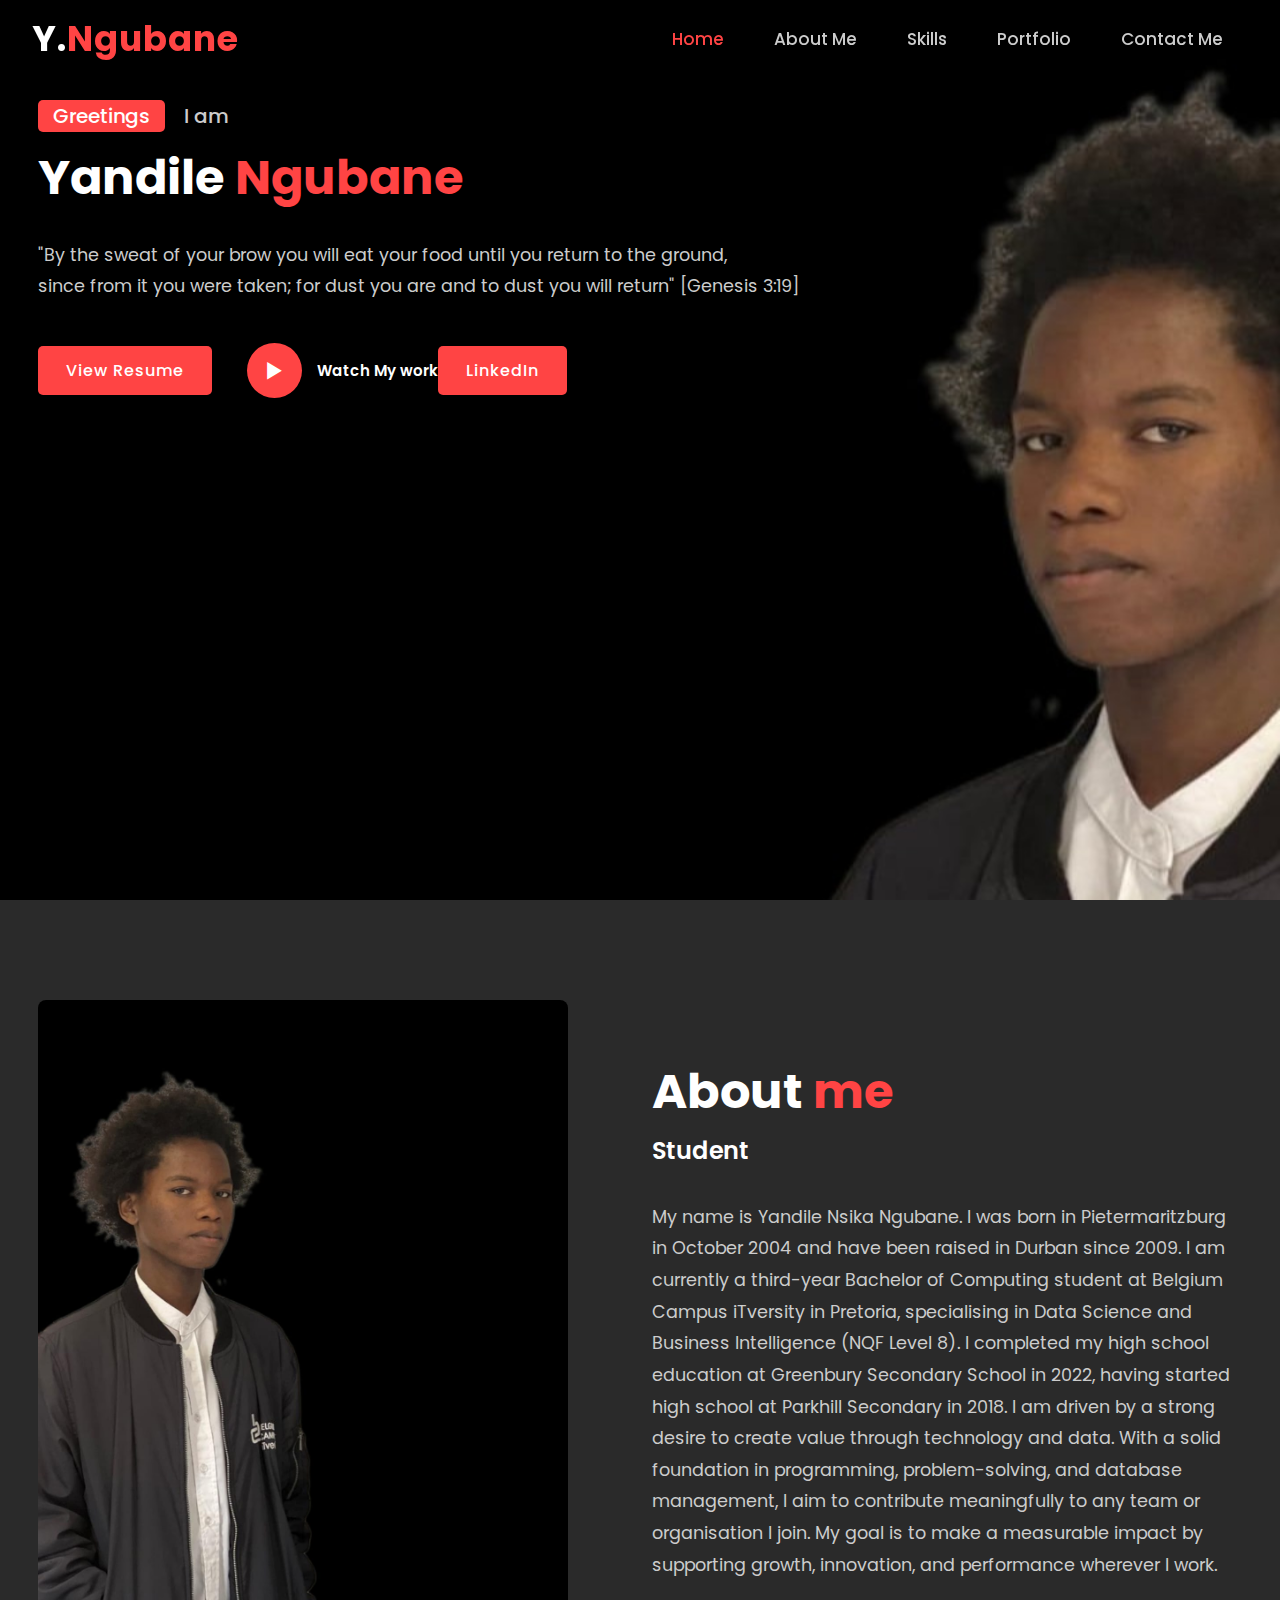
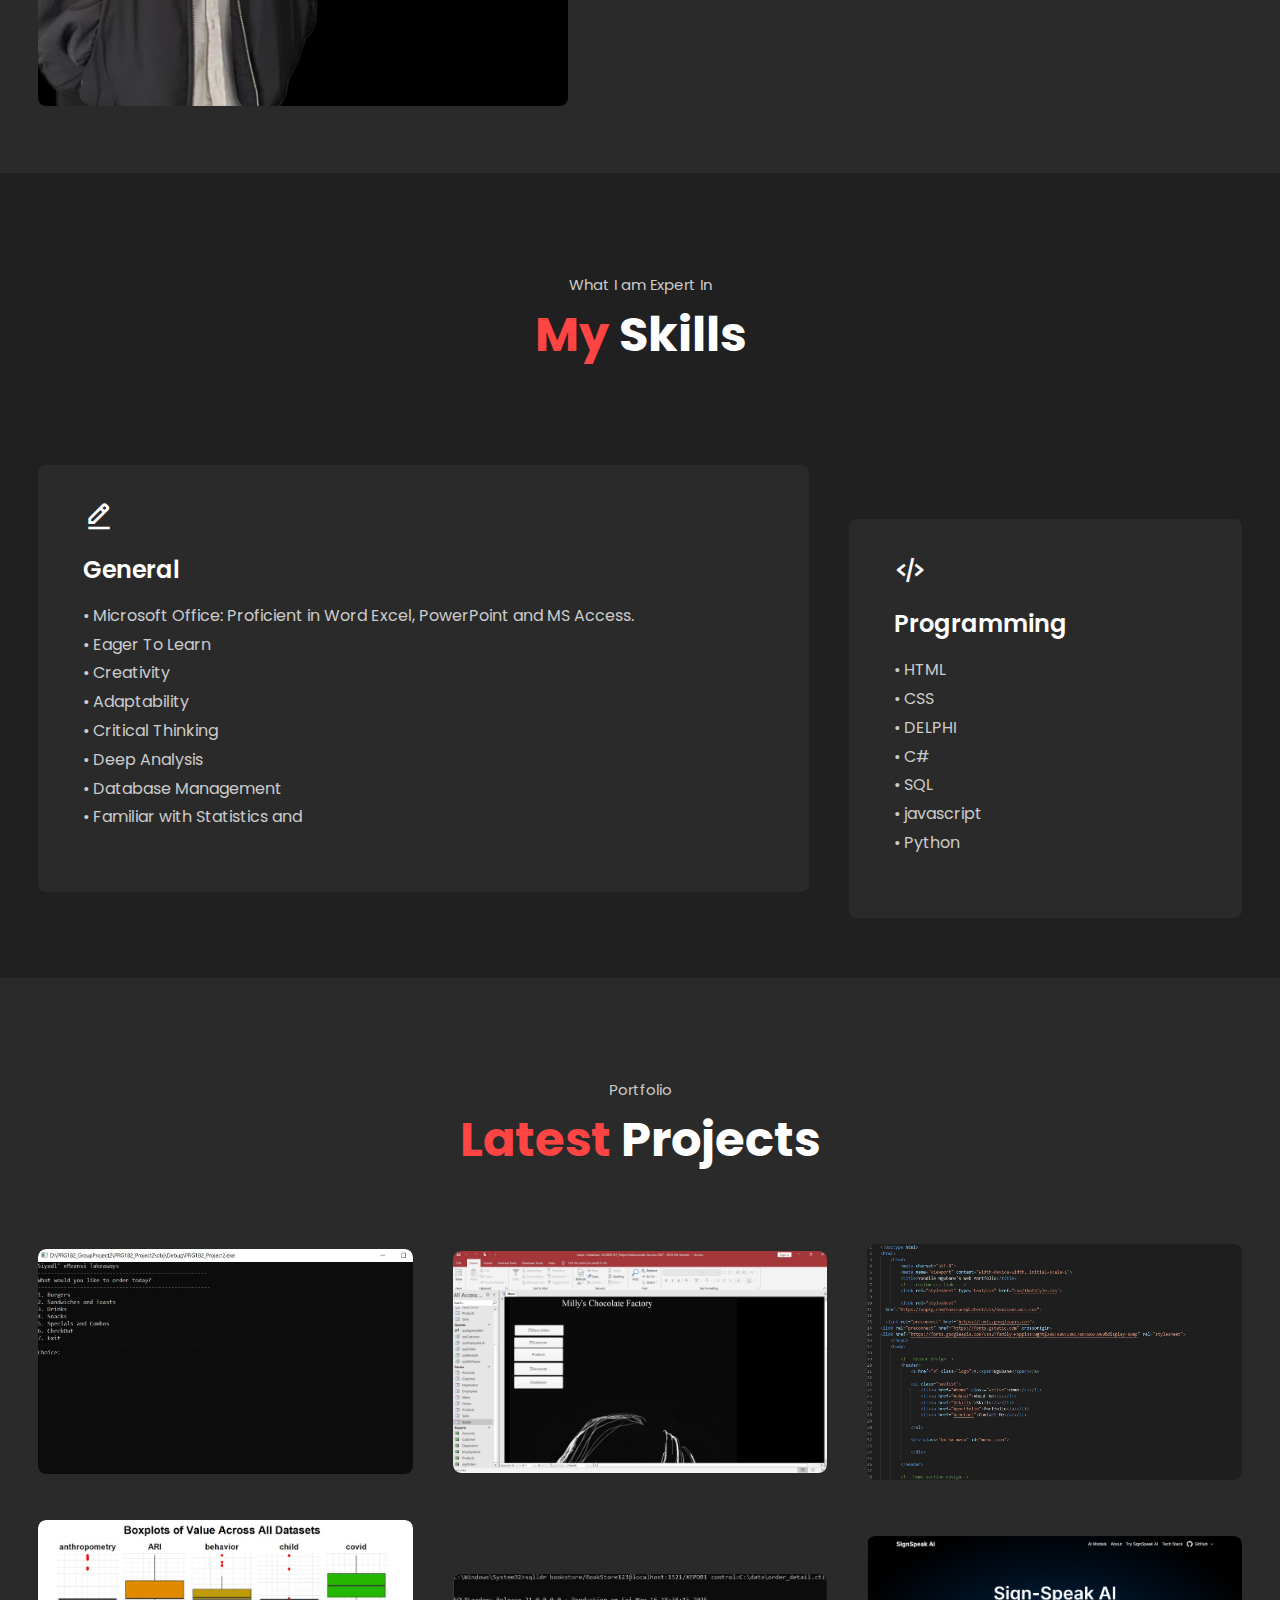
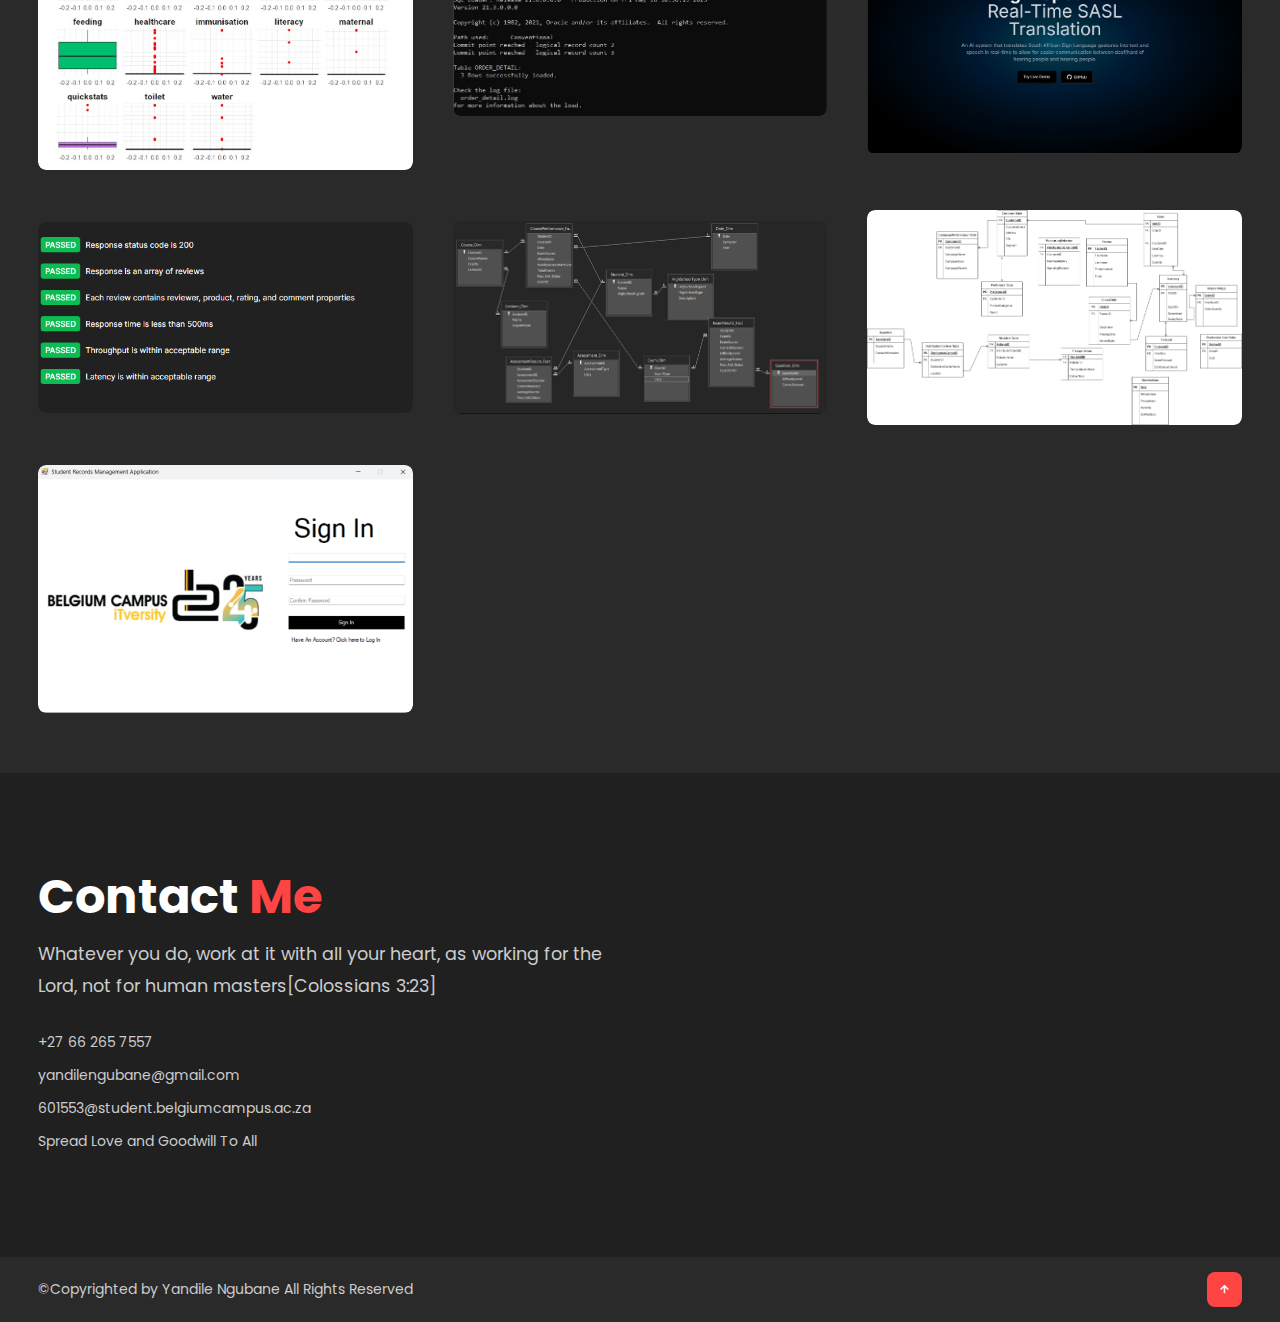
<file: index.html>
<!Doctype html>
<html>
    <head>
        <meta charset="utf-8">
        <meta name="viewport" content="width=device-width, initial-scale=1">
        <title>Yandile Ngubane's Web Portfolio</title>
        <!----custom css link---->
        <link rel="stylesheet" type="text/css" href="css/ThatStyle.css">

        <link rel="stylesheet"
  href="https://unpkg.com/boxicons@latest/css/boxicons.min.css">

  <link rel="preconnect" href="https://fonts.googleapis.com">
<link rel="preconnect" href="https://fonts.gstatic.com" crossorigin>
<link href="https://fonts.googleapis.com/css2?family=Poppins:wght@300;400;500;700;800;900&display=swap" rel="stylesheet">
    </head>
    <body>
        
        <!---header design-->
        <header>
            <a href="#" class="logo">Y.<span>Ngubane</span></a>

            <ul class="navlist">
                <li><a href="#home" class="active">Home</a></li>
                <li><a href="#about">About Me</a></li>
                <li><a href="#skills">Skills</a></li>
                <li><a href="#portfolio">Portfolio</a></li>
                <li><a href="#contact">Contact Me</a></li>

            </ul>

            <div class="bx bx-menu" id="menu-icon">

            </div>

        </header>

        <!---home section design-->
        <section class="home" id="home">
            <div class="home-text">
                <div class="slide">
                    <span class="one">Greetings</span>
                    <span class="two">I am</span>
                </div>
                <h1></h1>
                <h3>Yandile <span>Ngubane</span></h3>
                <p>"By the sweat of your brow you will eat your food until you return to the ground,<br>
                since from it you were taken; for dust you are and to dust you will return" [Genesis 3:19]</p>
                <div class="button">
                    <a href="./resume/index.html" class="btn">View Resume</a>
                    <a href="https://www.github.com/natidaschoolboy" class="btn2"><span><i class='bx bx-play'></i></span>Watch My work</a>
                    <br></br>
                    <a href="https://www.linkedin.com/in/yandile-ngubane-a093a6238?utm_source=share&utm_campaign=share_via&utm_content=profile&utm_medium=android_app" class="btn">LinkedIn</a>
                </div>
            </div>
        </section>

        <!---home section design-->
        <section class="about" id="about">
            <div class="about-img">
                <img src="mypic1.jpg">
            </div>
            <div class="about-text">
                <h2>About <span>me</span></h2>
                <h4>Student</h4>
                <p>My name is Yandile Nsika Ngubane. I was born in Pietermaritzburg in October 2004 and have been raised in Durban since 2009. I am currently a third-year Bachelor of Computing student at Belgium Campus iTversity in Pretoria, specialising in Data Science and Business Intelligence (NQF Level 8). I completed my high school education at Greenbury Secondary School in 2022, having started high school at Parkhill Secondary in 2018.

I am driven by a strong desire to create value through technology and data. With a solid foundation in programming, problem-solving, and database management, I aim to contribute meaningfully to any team or organisation I join. My goal is to make a measurable impact by supporting growth, innovation, and performance wherever I work.
                </p>
            </div>
        </section>
        <!--service section design-->
        <section class="services" id="skills">
            <div class="main-text">
                <p>What I am Expert In</p>
                <h2><span>My</span> Skills</h2>

            </div>

            <div class="services-content">
                <div class="box">
                     <div class="s-icons">
                            <i class='bx bx-edit-alt' ></i>
                        </div>
                    <h3>General</h3>
                    <p>• Microsoft Office: Proficient in Word Excel, 
PowerPoint and MS Access.<br/>
• Eager To Learn<br/>
• Creativity<br/>
• Adaptability<br/>
• Critical Thinking<br/>
• Deep Analysis<br/>
• Database Management<br/>
• Familiar with Statistics and</p>
                    
                </div>

                <div class="services-content">
                    <div class="box">
                         <div class="s-icons">
                        <i class='bx bx-code-alt'></i>
                    </div>
                       
                        <h3>Programming</h3>
                        <p>• HTML<br/>
• CSS<br/>
• DELPHI<br/>
• C#<br/>
• SQL
<br/>
• javascript
<br/>
• Python
                        </p>
                            
                    </div>

                   

                       

            </div>

        </section>

        <!---portofolio section design-->
        <section class="portfolio" id="portfolio">
            <div class="main-text">
                <p>Portfolio</p>
                <h2><span>Latest</span> Projects</h2>
            </div>
            
            <div class="portfolio-content">
                <div class="row">
                    <img src="Screenshot 2023-09-06 032525.jpg">
                    <div class="layer">
                        <h5>Console Application</h5>
                        <p>As a school project I created a Console App application in C# that can help run a small fast food business by 
keeping track of all orders made and clearing the list after checkout.</p>
                    </div>

                </div>

                <div class="row">
                    <img src="Screenshot 2023-09-06 033359.jpg">
                    <div class="layer">
                        <h5>Database Development</h5>
                        <p>For Database Development, a system was created on MS Access Forms to keep track of orders for a 
hypothetical Chocolate Factory. This was set to be a database that could track orders, customers, stock and 
employees all at once without compromising data integrity</p>
                       
                    </div>

                </div>

                <div class="row">
                    <img src="Screenshot 2023-09-06 033829.jpg">
                    <div class="layer">
                        <h5>Web Development</h5>
                        <p>I fully built and deployed my very own personal web portfolio</p>
                    </div>

                </div>

                <div class="row">
                    <img src="Screenshot 2025-12-12 080600.jpg">
                    <div class="layer">
                        <h5>Business Intelligence</h5>
                        <p>I•	Applied CRISP-DM methodology across six milestones, cleaning, transforming, and modeling demographic datasets using R, producing accurate insights aligned with defined business objectives.</p>
                    </div>

                </div>

                <div class="row">
                    <img src="DBA381.jpg">
                    <div class="layer">
                        <h5>Database Administration</h5>
                        <p>Designed ERD, built Oracle schemas with tables, views, and indexes, ensuring a scalable foundation for reliable business intelligence reporting and data-driven decision-making.

                        </p>
                        </div>

                </div>

                <div class="row">
                    <img src="PRJ381.png">
                    <div class="layer">
                        <h5>Text To Speech</h5>
                        <p>•	Engineered a full-stack, real-time SASL translation platform using Python/Flask for AI processing and Node.js/Express.js for front-end control and speech synthesis
                        </p>
                        </div>

                </div>

                 <div class="row">
                    <img src="test04.png">
                    <div class="layer">
                        <h5>Distributed NoSQL Database</h5>
                        <p>•	Engineered a full-stack, real-time SASL translation platform using Python/Flask for AI processing and Node.js/Express.js for front-end control and speech synthesis
                        </p>
                        </div>

                </div>

                 <div class="row">
                    <img src="dwh281.png">
                    <div class="layer">
                        <h5>Data Warehouse - Student Performance Analysis</h5>
                        <p>Identified end-users (Dean, Lecturers, Staff) and defined core data needs, including mid-term/final exam qualification rules (85% attendance OR $\ge$ 50% Daily Average Work) and the mark weightings (Daily Average 30%, Exams 70%). Key user requests focused on Performance Analysis, Attendance Impact, and Exam Question Analysis. </p>
                        </div>

                </div>

                 <div class="row">
                    <img src="ERD GROUP281-P1-H.drawio 2.drawio.png">
                    <div class="layer">
                        <h5>Relational Database Design & Implementation</h5>
                        <p></p> </div>

                </div>

                <div class="row">
                    <img src="prg281.png">
                    <div class="layer">
                        <h5>Student Record Manager</h5>
                        <p></p> </div>

                </div>





            </div>
        </section>

        <!--contact section design-->
        <section class="contact" id="contact">
            <div class="contact-text">
                <h2>Contact <span>Me</span></h2>
                <h4></h4>
                <p>Whatever you do, work at it with all your heart, as working for the Lord, not for human masters[Colossians 3:23]</p>
                <div class="list">
                    <li><a href="#">+27 66 265 7557</a></li>
                    <li><a href="#">yandilengubane@gmail.com</a></li>
                    <li><a href="#">601553@student.belgiumcampus.ac.za</a></li>
                    <li><a href="#">Spread Love and Goodwill To All</a></li>
                </div>

            </div>
        </section>

        <!--end section design-->
        <section class="end">
            <div class="last-text">
            <p>&COPY;Copyrighted by Yandile Ngubane All Rights Reserved</p>
            </div>

            <div class="top">
                <a href="#home"><i class="bx bx-up-arrow-alt"></i></a>
            </div>
        </section>

        <!---Custom js link-->
        <script type="text/javascript" src="js/script"></script>
    </body>
</html>
</file>
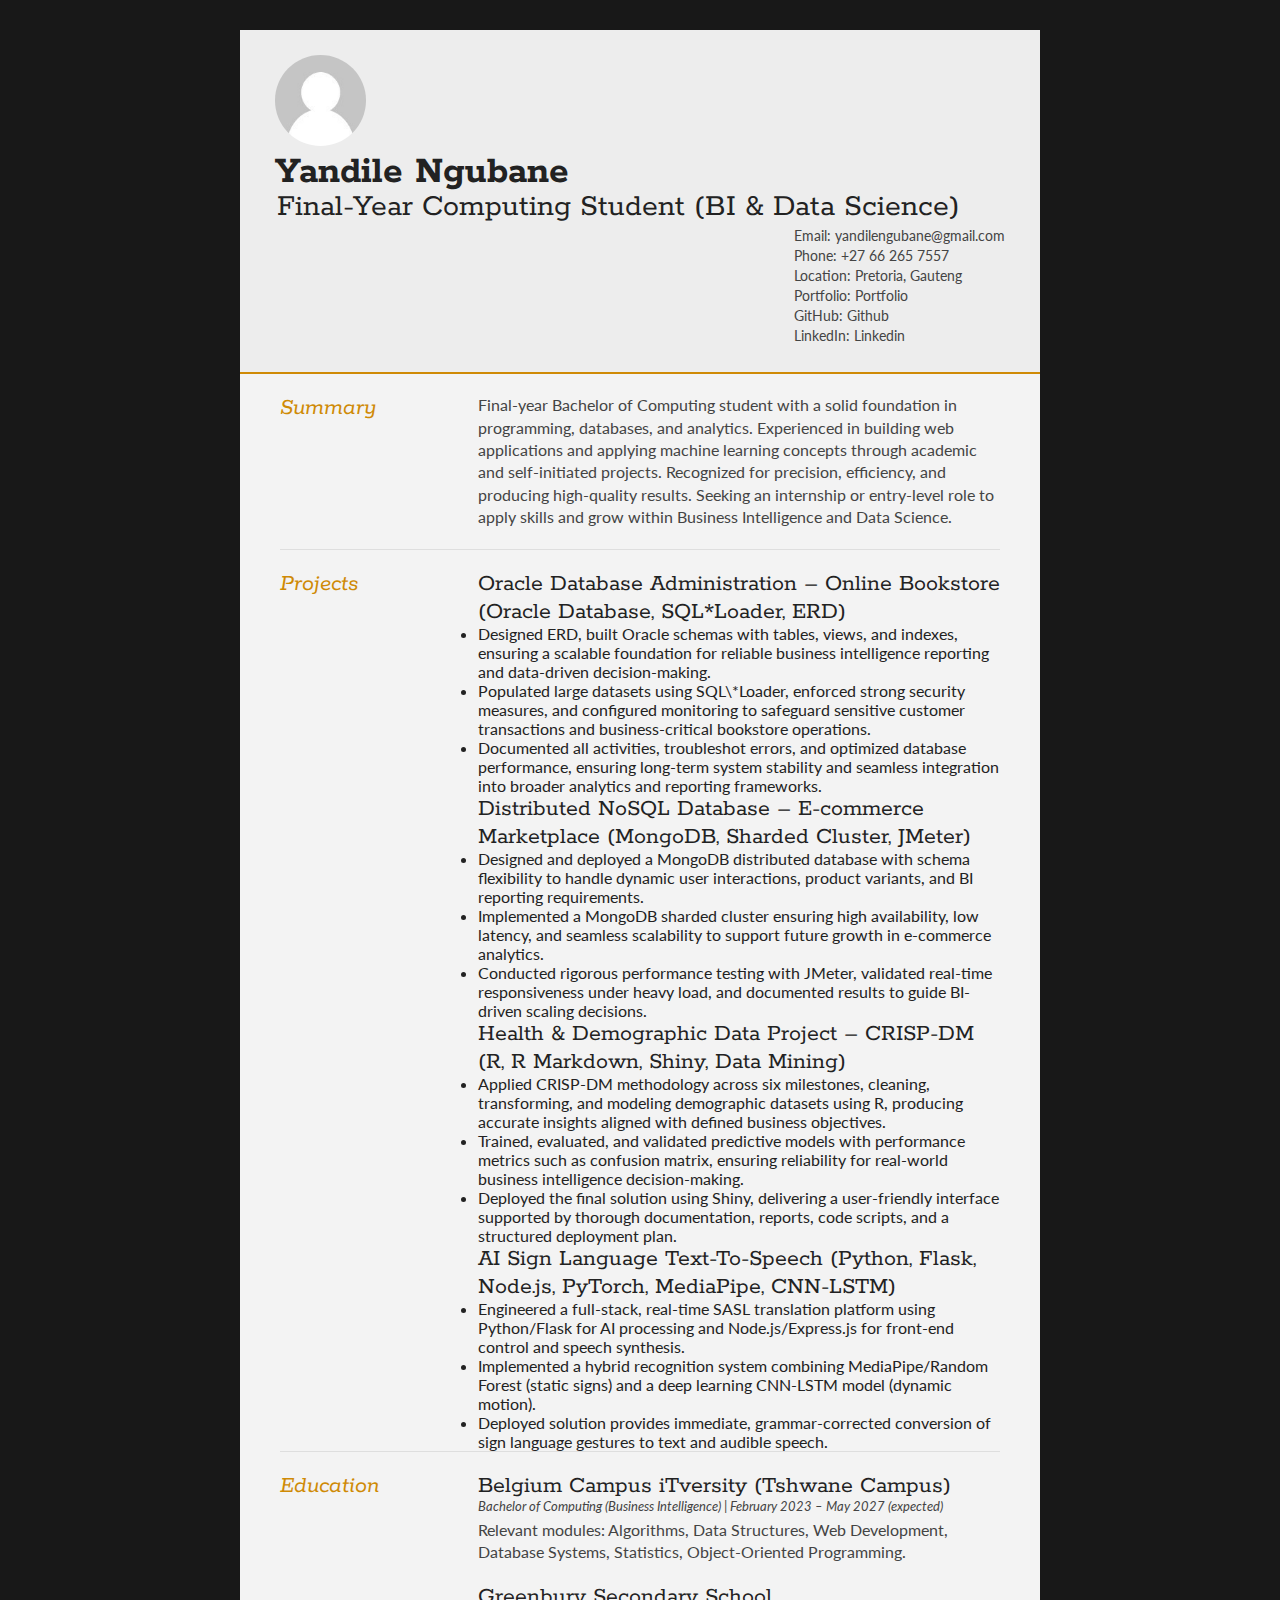
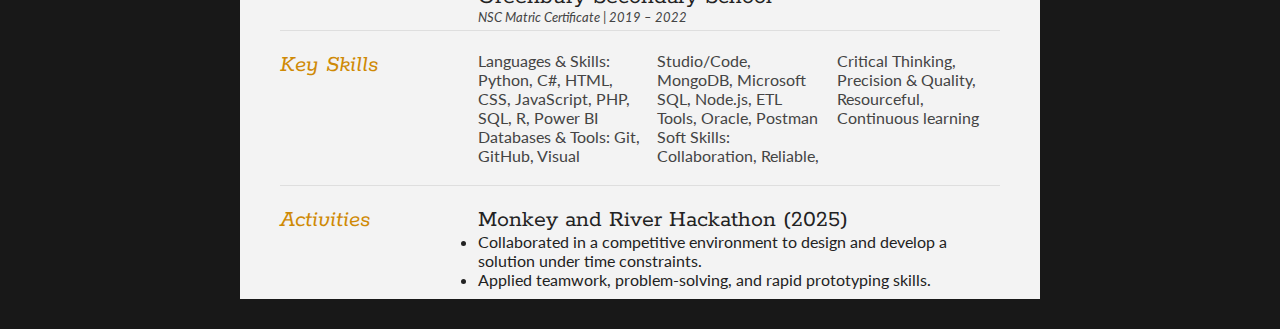
<file: resume/index.html>
<!DOCTYPE html>
<html lang="en">
<head>
    <title>Yandile Ngubane - Curriculum Vitae</title>

    <meta name="viewport" content="width=device-width"/>
    <meta name="description" content="Curriculum Vitae of Yandile Ngubane"/>
    <meta charset="UTF-8"> 

    <link rel="stylesheet" href="style.css" />
    <link href="https://fonts.googleapis.com/css?family=Rokkitt:400,700|Lato:400,300" rel="stylesheet" type="text/css">
</head>
<body id="top">
<div id="cv" class="instaFade">
    <div class="mainDetails">
        <div id="headshot" class="quickFade">
            <img src="headshot.jpg" alt="Yandile Ngubane Profile Picture" /> 
        </div>

        <div id="name">
            <h1 class="quickFade delayTwo">Yandile Ngubane</h1>
            <h2 class="quickFade delayThree">Final-Year Computing Student (BI & Data Science)</h2>
        </div>

        <div id="contactDetails" class="quickFade delayFour">
            <ul>
                <li>Email: <a href="mailto:yandilengubane@gmail.com">yandilengubane@gmail.com</a></li>
                <li>Phone: +27 66 265 7557</li>
                <li>Location: Pretoria, Gauteng</li>
                <li>Portfolio: <a href="https://natidaschoolboy.github.io/yandilengubanecv.github.io/" target="_blank">Portfolio</a></li>
                <li>GitHub: <a href="https://github.com/natidaschoolboy" target="_blank">Github</a></li>
                <li>LinkedIn: <a href="https://www.linkedin.com/in/yandile-ngubane-a093a6238?utm_source=share&utm_campaign=share_via&utm_content=profile&utm_medium=android_app" target="_blank">Linkedin</a></li>
            </ul>
        </div>
        <div class="clear"></div>
    </div>

    <div id="mainArea" class="quickFade delayFive">
        <section>
            <article>
                <div class="sectionTitle">
                    <h1>Summary</h1>
                </div>
                <div class="sectionContent">
                    <p>Final-year Bachelor of Computing student with a solid foundation in programming, databases, and analytics. Experienced in building web applications and applying machine learning concepts through academic and self-initiated projects. Recognized for precision, efficiency, and producing high-quality results. Seeking an internship or entry-level role to apply skills and grow within Business Intelligence and Data Science.</p>
                </div>
            </article>
            <div class="clear"></div>
        </section>

        <section>
            <div class="sectionTitle">
                <h1>Projects</h1>
            </div>
            <div class="sectionContent">
                
                <article>
                    <h2>Oracle Database Administration – Online Bookstore (Oracle Database, SQL*Loader, ERD)</h2>
                    <ul>
                        <li>Designed ERD, built Oracle schemas with tables, views, and indexes, ensuring a scalable foundation for reliable business intelligence reporting and data-driven decision-making.</li>
                        <li>Populated large datasets using SQL\*Loader, enforced strong security measures, and configured monitoring to safeguard sensitive customer transactions and business-critical bookstore operations.</li>
                        <li>Documented all activities, troubleshot errors, and optimized database performance, ensuring long-term system stability and seamless integration into broader analytics and reporting frameworks.</li>
                    </ul>
                </article>

                <article>
                    <h2>Distributed NoSQL Database – E-commerce Marketplace (MongoDB, Sharded Cluster, JMeter)</h2>
                    <ul>
                        <li>Designed and deployed a MongoDB distributed database with schema flexibility to handle dynamic user interactions, product variants, and BI reporting requirements.</li>
                        <li>Implemented a MongoDB sharded cluster ensuring high availability, low latency, and seamless scalability to support future growth in e-commerce analytics.</li>
                        <li>Conducted rigorous performance testing with JMeter, validated real-time responsiveness under heavy load, and documented results to guide BI-driven scaling decisions.</li>
                    </ul>
                </article>

                <article>
                    <h2>Health & Demographic Data Project – CRISP-DM (R, R Markdown, Shiny, Data Mining)</h2>
                    <ul>
                        <li>Applied CRISP-DM methodology across six milestones, cleaning, transforming, and modeling demographic datasets using R, producing accurate insights aligned with defined business objectives.</li>
                        <li>Trained, evaluated, and validated predictive models with performance metrics such as confusion matrix, ensuring reliability for real-world business intelligence decision-making.</li>
                        <li>Deployed the final solution using Shiny, delivering a user-friendly interface supported by thorough documentation, reports, code scripts, and a structured deployment plan.</li>
                    </ul>
                </article>
                
                <article>
                    <h2>AI Sign Language Text-To-Speech (Python, Flask, Node.js, PyTorch, MediaPipe, CNN-LSTM)</h2>
                    <ul>
                        <li>Engineered a full-stack, real-time SASL translation platform using Python/Flask for AI processing and Node.js/Express.js for front-end control and speech synthesis.</li>
                        <li>Implemented a hybrid recognition system combining MediaPipe/Random Forest (static signs) and a deep learning CNN-LSTM model (dynamic motion).</li>
                        <li>Deployed solution provides immediate, grammar-corrected conversion of sign language gestures to text and audible speech.</li>
                    </ul>
                </article>
            </div>
            <div class="clear"></div>
        </section>

        <section>
            <div class="sectionTitle">
                <h1>Education</h1>
            </div>
            <div class="sectionContent">
                <article>
                    <h2>Belgium Campus iTversity (Tshwane Campus)</h2>
                    <p class="subDetails">Bachelor of Computing (Business Intelligence) | February 2023 – May 2027 (expected)</p>
                    <p>Relevant modules: Algorithms, Data Structures, Web Development, Database Systems, Statistics, Object-Oriented Programming.</p>
                </article>
                <article>
                    <h2>Greenbury Secondary School</h2>
                    <p class="subDetails">NSC Matric Certificate | 2019 – 2022</p>
                </article>
            </div>
            <div class="clear"></div>
        </section>
        
        <section>
            <div class="sectionTitle">
                <h1>Key Skills</h1>
            </div>
            <div class="sectionContent">
                <ul class="keySkills">
                    <li>Languages & Skills: Python, C#, HTML, CSS, JavaScript, PHP, SQL, R, Power BI</li>
                    <li>Databases & Tools: Git, GitHub, Visual Studio/Code, MongoDB, Microsoft SQL, Node.js, ETL Tools, Oracle, Postman</li>
                    <li>Soft Skills: Collaboration, Reliable, Critical Thinking, Precision & Quality, Resourceful, Continuous learning</li>
                </ul>
            </div>
            <div class="clear"></div>
        </section>

        <section>
            <div class="sectionTitle">
                <h1>Activities</h1>
            </div>
            <div class="sectionContent">
                <article>
                    <h2>Monkey and River Hackathon (2025)</h2>
                    <ul>
                        <li>Collaborated in a competitive environment to design and develop a solution under time constraints.</li>
                        <li>Applied teamwork, problem-solving, and rapid prototyping skills.</li>
                    </ul>
                </article>
            </div>
            <div class="clear"></div>
        </section>

    </div>
</div>
</body>
</html>
</file>
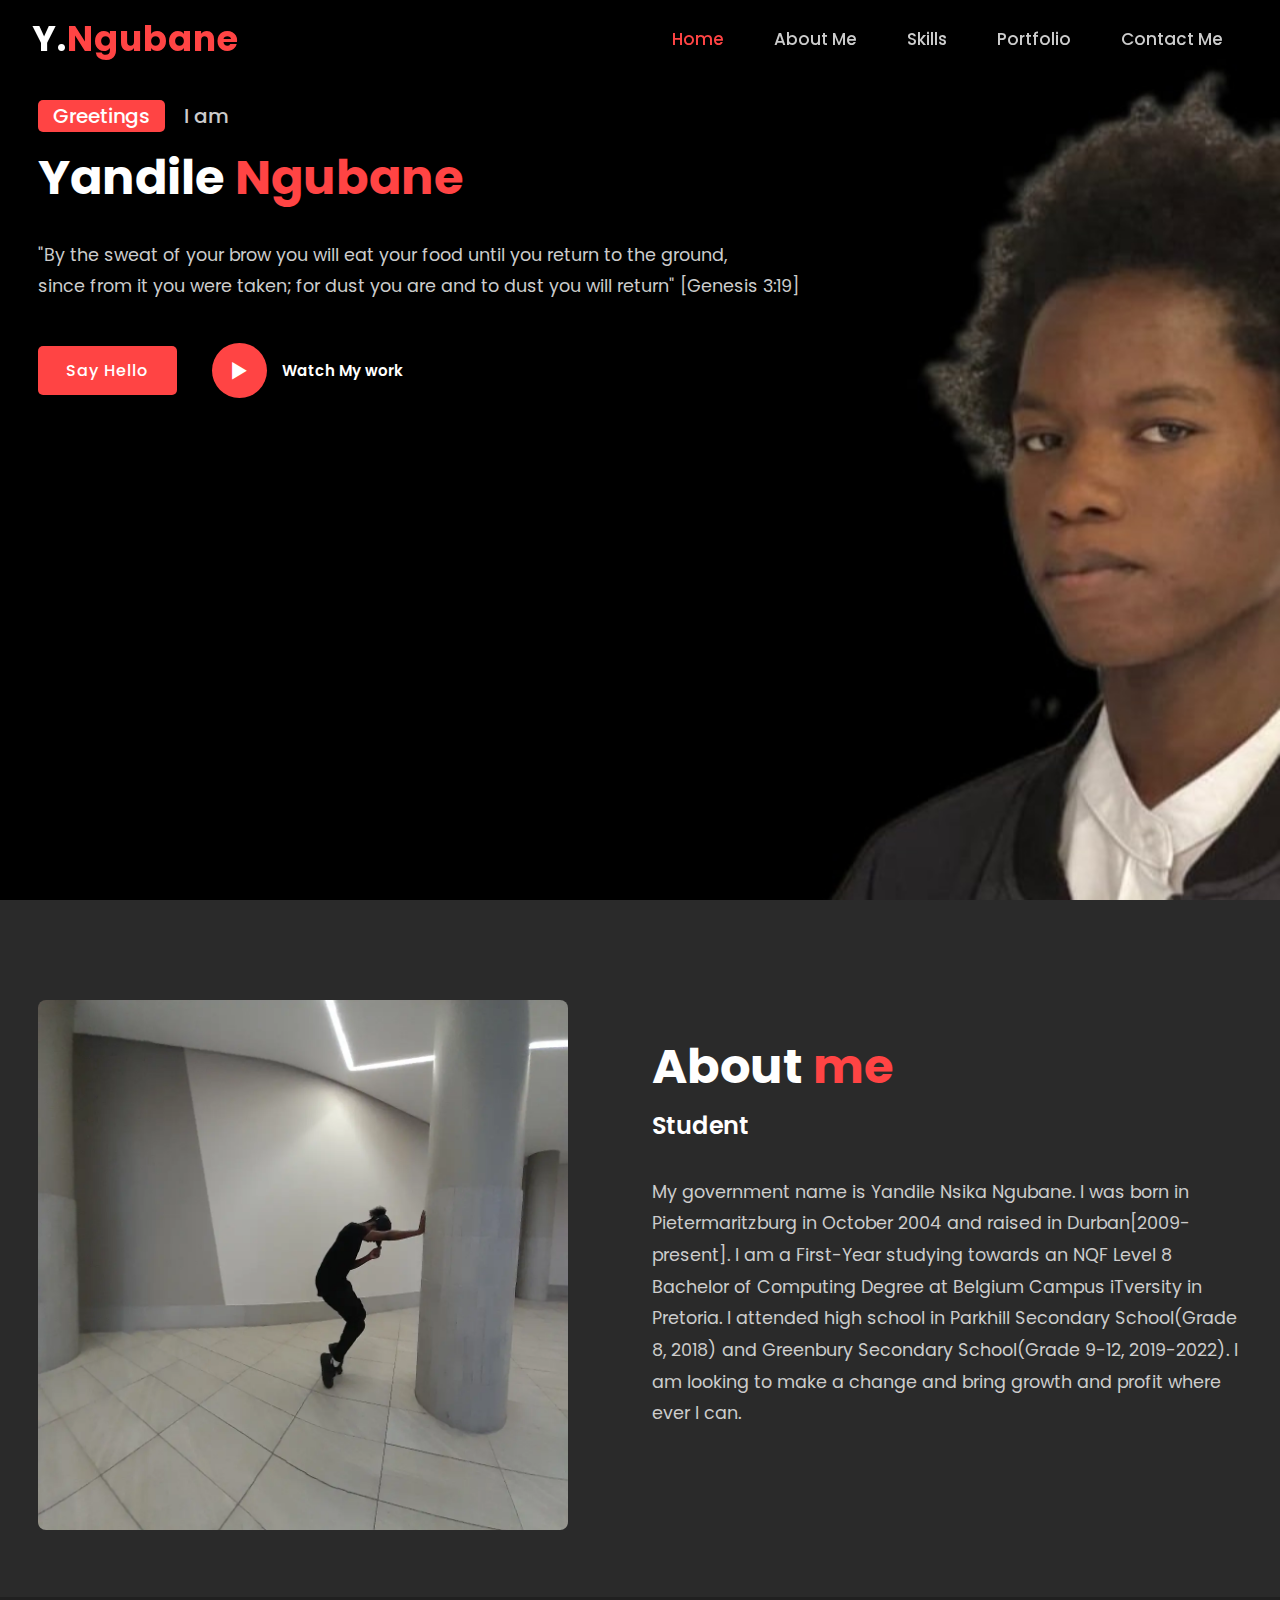
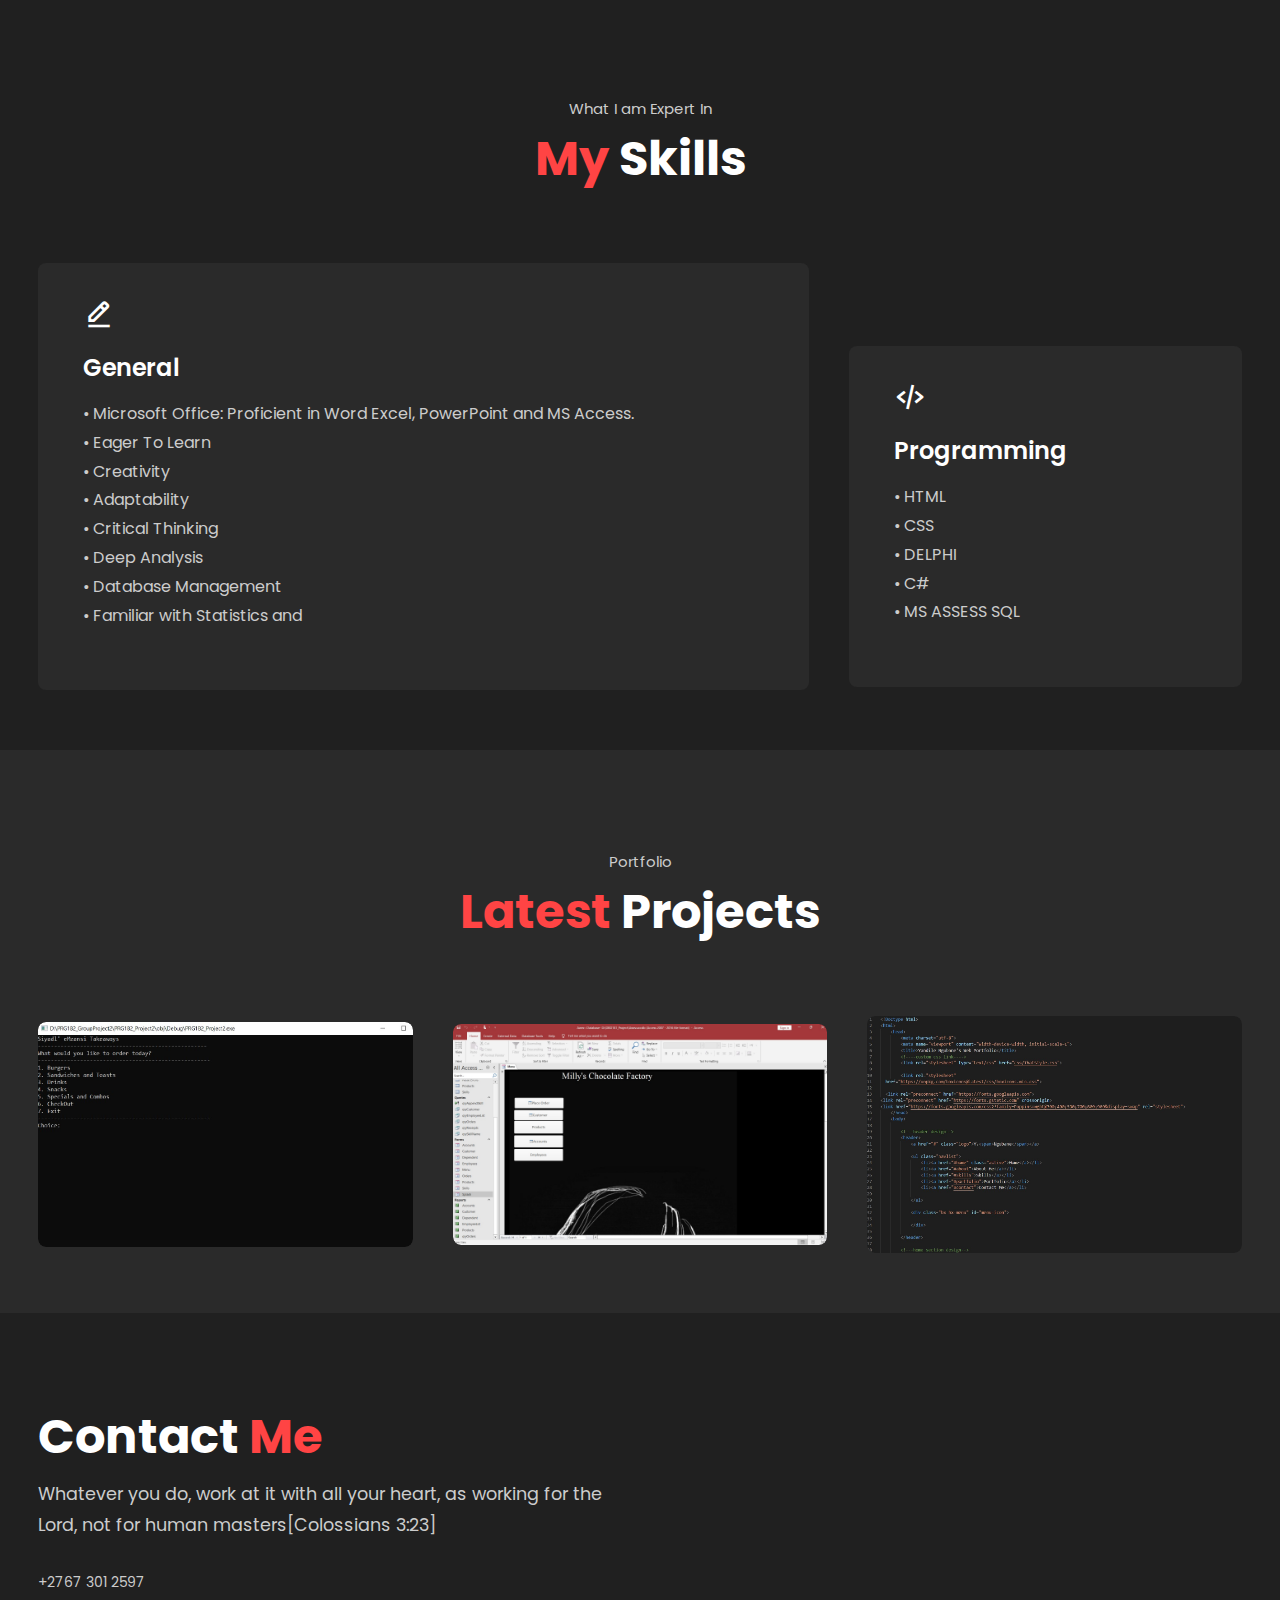
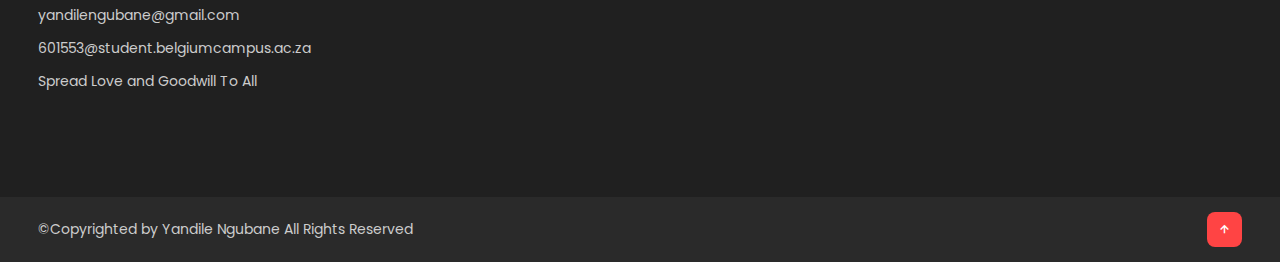
<file: Yandile.html>
<!Doctype html>
<html>
    <head>
        <meta charset="utf-8">
        <meta name="viewport" content="width=device-width, initial-scale=1">
        <title>Yandile Ngubane's Web Portfolio</title>
        <!----custom css link---->
        <link rel="stylesheet" type="text/css" href="css/ThatStyle.css">

        <link rel="stylesheet"
  href="https://unpkg.com/boxicons@latest/css/boxicons.min.css">

  <link rel="preconnect" href="https://fonts.googleapis.com">
<link rel="preconnect" href="https://fonts.gstatic.com" crossorigin>
<link href="https://fonts.googleapis.com/css2?family=Poppins:wght@300;400;500;700;800;900&display=swap" rel="stylesheet">
    </head>
    <body>
        
        <!---header design-->
        <header>
            <a href="#" class="logo">Y.<span>Ngubane</span></a>

            <ul class="navlist">
                <li><a href="#home" class="active">Home</a></li>
                <li><a href="#about">About Me</a></li>
                <li><a href="#skills">Skills</a></li>
                <li><a href="#portfolio">Portfolio</a></li>
                <li><a href="#contact">Contact Me</a></li>

            </ul>

            <div class="bx bx-menu" id="menu-icon">

            </div>

        </header>

        <!---home section design-->
        <section class="home" id="home">
            <div class="home-text">
                <div class="slide">
                    <span class="one">Greetings</span>
                    <span class="two">I am</span>
                </div>
                <h1></h1>
                <h3>Yandile <span>Ngubane</span></h3>
                <p>"By the sweat of your brow you will eat your food until you return to the ground,<br>
                since from it you were taken; for dust you are and to dust you will return" [Genesis 3:19]</p>
                <div class="button">
                    <a href="#" class="btn">Say Hello</a>
                    <a href="https://www.github.com/natidaschoolboy" class="btn2"><span><i class='bx bx-play'></i></span>Watch My work</a>
                </div>
            </div>
        </section>

        <!---home section design-->
        <section class="about" id="about">
            <div class="about-img">
                <img src="1.jpg">
            </div>
            <div class="about-text">
                <h2>About <span>me</span></h2>
                <h4>Student</h4>
                <p>My government name is Yandile Nsika Ngubane. I was born in Pietermaritzburg in October 2004 and raised in Durban[2009-present].
                    I am a First-Year studying towards an NQF Level 8 Bachelor of Computing Degree at Belgium Campus iTversity in Pretoria.
                    I attended high school in Parkhill Secondary School(Grade 8, 2018) and Greenbury Secondary School(Grade 9-12, 2019-2022). I am looking to make a change 
                    and bring growth and profit where ever I can.
                </p>
            </div>
        </section>
        <!--service section design-->
        <section class="services" id="skills">
            <div class="main-text">
                <p>What I am Expert In</p>
                <h2><span>My</span> Skills</h2>

            </div>

            <div class="services-content">
                <div class="box">
                     <div class="s-icons">
                            <i class='bx bx-edit-alt' ></i>
                        </div>
                    <h3>General</h3>
                    <p>• Microsoft Office: Proficient in Word Excel, 
PowerPoint and MS Access.<br/>
• Eager To Learn<br/>
• Creativity<br/>
• Adaptability<br/>
• Critical Thinking<br/>
• Deep Analysis<br/>
• Database Management<br/>
• Familiar with Statistics and</p>
                    
                </div>

                <div class="services-content">
                    <div class="box">
                         <div class="s-icons">
                        <i class='bx bx-code-alt'></i>
                    </div>
                       
                        <h3>Programming</h3>
                        <p>• HTML<br/>
• CSS<br/>
• DELPHI<br/>
• C#<br/>
• MS ASSESS SQL
                        </p>
                            
                    </div>

                   

                       

            </div>

        </section>

        <!---portofolio section design-->
        <section class="portfolio" id="portfolio">
            <div class="main-text">
                <p>Portfolio</p>
                <h2><span>Latest</span> Projects</h2>
            </div>
            
            <div class="portfolio-content">
                <div class="row">
                    <img src="Screenshot 2023-09-06 032525.jpg">
                    <div class="layer">
                        <h5>Console Application</h5>
                        <p>As a school project I created a Console App application in C# that can help run a small fast food business by 
keeping track of all orders made and clearing the list after checkout.</p>
                    </div>

                </div>

                <div class="row">
                    <img src="Screenshot 2023-09-06 033359.jpg">
                    <div class="layer">
                        <h5>Database Development</h5>
                        <p>For Database Development, a system was created on MS Access Forms to keep track of orders for a 
hypothetical Chocolate Factory. This was set to be a database that could track orders, customers, stock and 
employees all at once without compromising data integrity</p>
                       
                    </div>

                </div>

                <div class="row">
                    <img src="Screenshot 2023-09-06 033829.jpg">
                    <div class="layer">
                        <h5>Web Development</h5>
                        <p>I fully built and deployed my very own personal web portfolio</p>
                    </div>

                </div>





            </div>
        </section>

        <!--contact section design-->
        <section class="contact" id="contact">
            <div class="contact-text">
                <h2>Contact <span>Me</span></h2>
                <h4></h4>
                <p>Whatever you do, work at it with all your heart, as working for the Lord, not for human masters[Colossians 3:23]</p>
                <div class="list">
                    <li><a href="#">+2767 301 2597</a></li>
                    <li><a href="#">yandilengubane@gmail.com</a></li>
                    <li><a href="#">601553@student.belgiumcampus.ac.za</a></li>
                    <li><a href="#">Spread Love and Goodwill To All</a></li>
                </div>

            </div>
        </section>

        <!--end section design-->
        <section class="end">
            <div class="last-text">
            <p>&COPY;Copyrighted by Yandile Ngubane All Rights Reserved</p>
            </div>

            <div class="top">
                <a href="#home"><i class="bx bx-up-arrow-alt"></i></a>
            </div>
        </section>

        <!---Custom js link-->
        <script type="text/javascript" src="js/script"></script>
    </body>
</html>
</file>
<file: css/ThatStyle.css>
* {
  padding: 0;
  margin: 0;
  box-sizing: border-box;
  font-family: 'Poppins', sans-serif;
  text-decoration: none;
  list-style: none;
  scroll-behavior: smooth;
}
:root {
  --bg-color: #2a2a2a;
  --second-big-color: #202020;
  --text-color: #fff;
  --second-color: #ccc;
  --main-color: rgb(255, 68, 68);
  --big-font: 5rem;
  --h2-font: 3rem;
  --p-font: 1.1rem;
}
body {
  background-color: var(--bg-color);
  color: var(--text-color);
}
header {
  position: fixed;
  width: 100%;
  top: 0;
  right: 0;
  z-index: 1000;
  display: flex;
  align-items: center;
  justify-content: space-between;
  background: transparent;
  padding: 22px 15%;
  border-bottom: 1px solid transparent;
  transition: all 0.45s ease;
}
.logo {
  color: var(--text-color);
  font-size: 35px;
  font-weight: 700;
  letter-spacing: 1px;
}
span {
  color: var(--main-color);
}
.navlist {
  display: flex;
}
.navlist a {
  color: var(--second-color);
  font-size: 17px;
  font-weight: 500;
  margin: 0 25px;
  transition: all 0.45s ease;
}
.navlist a:hover {
  color: var(--main-color);
}
.navlist a.active {
  color: var(--main-color);
}
#menu-icon {
  font-size: 35px;
  color: var(--text-color);
  z-index: 10001;
  cursor: pointer;
  margin-left: 25px;
  display: none;
}
section {
  padding: 160px 15% 120px;
}
.home {
  position: relative;
  height: 100vh;
  width: 100%;
  background-image: url(../mypic2.jpg);
  background-size: cover;
  align-items: center;
  justify-content: flex-start;
}
.slide {
  margin-bottom: 20px;
}
.one {
  display: inline-block;
  margin-right: 15px;
  height: 32px;
  padding: 0 15px;
  line-height: 32px;
  font-size: 20px;
  font-weight: 500;
  border-radius: 5px;
  background: var(--main-color);
  color: var(--text-color);
}
.two {
  display: inline-block;
  color: var(--second-color);
  font-size: 20px;
  font-weight: 500;
}
.home-text h1 {
  font-size: var(--big-font);
  font-weight: 700;
  color: var(--text-color);
  line-height: 1.1;
  margin: 0 0 8px;
}
.home-text h3 {
  color: var(--text-color);
  margin: 0 0 35px;
  font-size: 3rem;
  font-weight: 700;
  line-height: 1.1;
}
.home-text p {
  color: var(--second-color);
  font-size: var(--p-font);
  line-height: 1.8;
  margin-bottom: 40px;
}
.button {
  display: inline-flex;
  align-items: center;
  justify-content: center;
}
.btn {
  display: inline-block;
  padding: 12px 28px;
  background: var(--main-color);
  border-radius: 5px;
  color: var(--text-color);
  letter-spacing: 1px;
  font-size: 1rem;
  font-weight: 500;
  transition: all 0.45s ease;
}
.btn:hover {
  transform: scale(0.9);
}
.btn2 {
  display: inline-flex;
  align-items: center;
  justify-content: center;
  font-size: 15px;
  font-weight: 600;
  color: var(--text-color);
  margin-left: 35px;
}
.btn2 span i {
  height: 55px;
  width: 55px;
  background: var(--main-color);
  color: var(--text-color);
  display: flex;
  align-items: center;
  justify-content: center;
  font-size: 35px;
  border-radius: 50%;
  margin-right: 15px;
  transition: all 0.45s ease;
}
.btn2 span i:hover {
  transform: scale(1.1) translateY(5px);
}
.header.sticky {
  background: var(--bg-color);
  border-bottom: 1px solid #ffffff1a;
  padding: 12px 15%;
}
.about {
  display: grid;
  grid-template-columns: repeat(2, 1fr);
  align-items: center;
  gap: 1.5rem;
}
.about-img img {
  max-width: 530px;
  height: auto;
  width: 100%;
  border-radius: 8px;
}
.about-text h2 {
  font-size: var(--h2-font);
  line-height: 1;
}
.about-text h4 {
  font-size: 24px;
  font-weight: 600;
  color: var(--text-color);
  line-height: 1.7;
  margin: 15px 0 30px;
}
.about-text p {
  color: var(--second-color);
  font-size: var(--p-font);
  line-height: 1.8;
  margin-bottom: 4rem;
}
.services {
  background: var(--second-big-color);
}
.main-text {
  text-align: center;
}
.main-text p {
  color: var(--second-color);
  font-size: 15px;
  margin-bottom: 15px;
}
.main-text h2 {
  font-size: var(--h2-font);
  line-height: 1;
}
.services-content {
  display: grid;
  grid-template-columns: repeat(auto-fit, minmax(250px, auto));
  align-items: center;
  gap: 2.5rem;
  margin-top: 5rem;
}
.box {
  background: var(--bg-color);
  padding: 35px 45px;
  border-radius: 8px;
  transition: all 0.45s ease;
}
.s-icons i {
  font-size: 32px;
  margin-bottom: 20px;
}
.box h3 {
  font-size: 24px;
  font-weight: 600;
  color: var(--text-color);
  margin-bottom: 15px;
}
.box p {
  color: var(--second-color);
  font-size: 1rem;
  line-height: 1.8;
  margin-bottom: 25px;
}
.read {
  display: inline-block;
  padding: 8px 18px;
  background: #333333;
  color: var(--second-color);
  font-size: 14px;
  font-weight: 500;
}
.read:hover {
  letter-spacing: 1px;
  background: #ffffff99;
  color: var(--text-color);
}
.box:hover {
  transform: translateY(-8px);
  cursor: pointer;
}
.portfolio-content {
  display: grid;
  grid-template-columns: repeat(auto-fit, minmax(350px, auto));
  align-items: center;
  gap: 2.5rem;
  margin-top: 5rem;
}
.row {
  position: relative;
  overflow: hidden;
  border-radius: 8px;
  cursor: pointer;
}
.row img {
  width: 100%;
  border-radius: 8px;
  display: block;
  transition: transform 0.5s;
}
.layer {
  width: 100%;
  height: 0;
  background: linear-gradient(rgba(0, 0, 0, 0.1), #ff004f);
  position: absolute;
  border-radius: 8px;
  left: 0;
  bottom: 0;
  overflow: hidden;
  align-items: center;
  justify-content: center;
  text-align: center;
  padding: 0 40px;
  transition: height 0.5s;
}
.layer h5 {
  font-size: 20px;
  font-weight: 600;
  margin-bottom: 15px;
}
.layer p {
  color: var(--second-color);
  font-size: 1rem;
  line-height: 1.8;
}
.layer i {
  color: var(--main-color);
  margin-top: 20px;
  font-size: 20px;
  background: var(--text-color);
  width: 60px;
  height: 60px;
  display: flex;
  align-items: center;
  justify-content: center;
  border-radius: 50%;
}
.row:hover img {
  transform: scale(1.1);
}
.row:hover .layer {
  height: 100%;
}
.contact {
  background: var(--second-big-color);
  display: grid;
  grid-template-columns: repeat(2, 1fr);
  align-items: Center;
  gap: 2.5rem;
}
.contact-text h4 {
  color: var(--text-color);
  margin: 18px 0;
  font-size: 20px;
  font-weight: 600;
}
.contact-text h2 {
  font-size: var(--h2-font);
  line-height: 1;
}
.contact-text p {
  color: var(--second-color);
  font-size: var(--p-font);
  line-height: 1.8;
  margin-bottom: 30px;
}
.list {
  margin-bottom: 2.8rem;
}
.list li {
  margin-bottom: 12px;
}
.list li a {
  display: block;
  color: var(--second-color);
  font-size: 14px;
  transition: all 0.45s ease;
}
.list li a:hover {
  color: var(--text-color);
  transform: translateX(5px);
}
.contact-icons i {
  height: 45px;
  width: 45px;
  background: var(--main-color);
  color: var(--text-color);
  font-size: 22px;
  display: inline-flex;
  align-items: center;
  justify-content: center;
  border-radius: 8px;
  margin-right: 15px;
  transition: all 0.45s ease;
}
.contact-icons i:hover {
  background: var(--text-color);
  color: var(--main-color);
}
.contact-form form {
  position: relative;
}
.contact-form form input,
form textarea {
  width: 100%;
  padding: 14px;
  background: var(--bg-color);
  color: var(--text-color);
  border: none;
  outline: none;
  font-size: 15px;
  border-radius: 8px;
  margin-bottom: 10px;
}
.contact-form textarea {
  resize: none;
  height: 240px;
}
.contact-form .submit {
  display: inline-block;
  font-size: 16px;
  background: var(--main-color);
  color: var(--text-color);
  width: 160px;
  transition: all 0.45s ease;
}
.contact-form .submit:hover {
  transform: scale(1.1);
  cursor: pointer;
}
.end {
  padding: 20px 15%;
  display: flex;
  flex-wrap: wrap;
  align-items: center;
  justify-content: space-between;
  gap: 2rem;
  background: var(--bg-color);
}
.last-text p {
  color: var(--second-color);
  font-size: 14px;
}
.top i {
  padding: 10px;
  border-radius: 8px;
  font-size: 15px;
  color: var(--text-color);
  background: var(--main-color);
}
@media (max-width: 1480px) {
  header {
    padding: 12px 2.5%;
    transition: 0.1s;
  }
  header.sticky {
    padding: 12px 2.5%;
    transition: 0.1s;
  }
  section {
    padding: 100px 3% 60px;
  }
  .end {
    padding: 15px 3%;
  }
}
@media (max-width: 1100px) {
  :root {
    --big-font: 4rem;
    --h2-font: 2.5rem;
    --p-font: 1rem;
    transition: 0.1s;
  }
  .home-text h3 {
    font-size: 2.5rem;
  }
  .home {
    height: 87vh;
  }
}
@media (max-width: 920px) {
  .about {
    grid-template-columns: 1fr;
  }
  .about-img {
    text-align: center;
    order: 2;
  }
  .about-img img {
    width: 100%;
    height: auto;
    max-width: 100%;
  }
  .contact {
    grid-template-columns: 1fr;
  }
}
@media (max-width: 820px) {
  #menu-icon {
    display: block;
  }
  .navlist {
    position: absolute;
    top: -1000px;
    right: 0;
    left: 0;
    display: flex;
    flex-direction: column;
    background: var(--bg-color);
    text-align: left;
    transition: all 0.45s ease;
  }
  .navlist a {
    display: block;
    margin: 17px;
    font-size: 20px;
    transition: all 0.45s ease;
    color: var(--text-color);
  }
  .navlist a:hover {
    color: var(--main-color);
  }
  .navlist a.active {
    color: var(--text-color);
  }
  .navlist.open {
    top: 100%;
  }
}
</file>
<file: resume/style.css>
html,body,div,span,object,iframe,h1,h2,h3,h4,h5,h6,p,blockquote,pre,abbr,address,cite,code,del,dfn,em,img,ins,kbd,q,samp,small,strong,sub,sup,var,b,i,dl,dt,dd,ol,ul,li,fieldset,form,label,legend,table,caption,tbody,tfoot,thead,tr,th,td,article,aside,canvas,details,figcaption,figure,footer,header,hgroup,menu,nav,section,summary,time,mark,audio,video {
border:0;
font:inherit;
font-size:100%;
margin:0;
padding:0;
vertical-align:baseline;
}

article,aside,details,figcaption,figure,footer,header,hgroup,menu,nav,section {
display:block;
}

html, body {background: #181818; font-family: 'Lato', helvetica, arial, sans-serif; font-size: 16px; color: #222;}

.clear {clear: both;}

p {
	font-size: 1em;
	line-height: 1.4em;
	margin-bottom: 20px;
	color: #444;
}

#cv {
	width: 90%;
	max-width: 800px;
	background: #f3f3f3;
	margin: 30px auto;
}

.mainDetails {
	padding: 25px 35px;
	border-bottom: 2px solid #cf8a05;
	background: #ededed;
}

#name h1 {
	font-size: 2.5em;
	font-weight: 700;
	font-family: 'Rokkitt', Helvetica, Arial, sans-serif;
	margin-bottom: -6px;
}

#name h2 {
	font-size: 2em;
	margin-left: 2px;
	font-family: 'Rokkitt', Helvetica, Arial, sans-serif;
}

#mainArea {
	padding: 0 40px;
}

#headshot {
	width: 12.5%;
	float: left;
	margin-right: 30px;
}

#headshot img {
	width: 100%;
	height: auto;
	-webkit-border-radius: 50px;
	border-radius: 50px;
}

#name {
	float: left;
}

#contactDetails {
	float: right;
}

#contactDetails ul {
	list-style-type: none;
	font-size: 0.9em;
	margin-top: 2px;
}

#contactDetails ul li {
	margin-bottom: 3px;
	color: #444;
}

#contactDetails ul li a, a[href^=tel] {
	color: #444; 
	text-decoration: none;
	-webkit-transition: all .3s ease-in;
	-moz-transition: all .3s ease-in;
	-o-transition: all .3s ease-in;
	-ms-transition: all .3s ease-in;
	transition: all .3s ease-in;
}

#contactDetails ul li a:hover { 
	color: #cf8a05;
}


section {
	border-top: 1px solid #dedede;
	padding: 20px 0 0;
}

section:first-child {
	border-top: 0;
}

section:last-child {
	padding: 20px 0 10px;
}

.sectionTitle {
	float: left;
	width: 25%;
}

.sectionContent {
	float: right;
	width: 72.5%;
}

.sectionTitle h1 {
	font-family: 'Rokkitt', Helvetica, Arial, sans-serif;
	font-style: italic;
	font-size: 1.5em;
	color: #cf8a05;
}

.sectionContent h2 {
	font-family: 'Rokkitt', Helvetica, Arial, sans-serif;
	font-size: 1.5em;
	margin-bottom: -2px;
}

.subDetails {
	font-size: 0.8em;
	font-style: italic;
	margin-bottom: 3px;
}

.keySkills {
	list-style-type: none;
	-moz-column-count:3;
	-webkit-column-count:3;
	column-count:3;
	margin-bottom: 20px;
	font-size: 1em;
	color: #444;
}

.keySkills ul li {
	margin-bottom: 3px;
}

@media all and (min-width: 602px) and (max-width: 800px) {
	#headshot {
		display: none;
	}
	
	.keySkills {
	-moz-column-count:2;
	-webkit-column-count:2;
	column-count:2;
	}
}

@media all and (max-width: 601px) {
	#cv {
		width: 95%;
		margin: 10px auto;
		min-width: 280px;
	}
	
	#headshot {
		display: none;
	}
	
	#name, #contactDetails {
		float: none;
		width: 100%;
		text-align: center;
	}
	
	.sectionTitle, .sectionContent {
		float: none;
		width: 100%;
	}
	
	.sectionTitle {
		margin-left: -2px;
		font-size: 1.25em;
	}
	
	.keySkills {
		-moz-column-count:2;
		-webkit-column-count:2;
		column-count:2;
	}
}

@media all and (max-width: 480px) {
	.mainDetails {
		padding: 15px 15px;
	}
	
	section {
		padding: 15px 0 0;
	}
	
	#mainArea {
		padding: 0 25px;
	}

	
	.keySkills {
	-moz-column-count:1;
	-webkit-column-count:1;
	column-count:1;
	}
	
	#name h1 {
		line-height: .8em;
		margin-bottom: 4px;
	}
}

@media print {
    #cv {
        width: 100%;
    }
}

@-webkit-keyframes reset {
	0% {
		opacity: 0;
	}
	100% {
		opacity: 0;
	}
}

@-webkit-keyframes fade-in {
	0% {
		opacity: 0;
	}
	40% {
		opacity: 0;
	}
	100% {
		opacity: 1;
	}
}

@-moz-keyframes reset {
	0% {
		opacity: 0;
	}
	100% {
		opacity: 0;
	}
}

@-moz-keyframes fade-in {
	0% {
		opacity: 0;
	}
	40% {
		opacity: 0;
	}
	100% {
		opacity: 1;
	}
}

@keyframes reset {
	0% {
		opacity: 0;
	}
	100% {
		opacity: 0;
	}
}

@keyframes fade-in {
	0% {
		opacity: 0;
	}
	40% {
		opacity: 0;
	}
	100% {
		opacity: 1;
	}
}

.instaFade {
    -webkit-animation-name: reset, fade-in;
    -webkit-animation-duration: 1.5s;
    -webkit-animation-timing-function: ease-in;
	
	-moz-animation-name: reset, fade-in;
    -moz-animation-duration: 1.5s;
    -moz-animation-timing-function: ease-in;
	
	animation-name: reset, fade-in;
    animation-duration: 1.5s;
    animation-timing-function: ease-in;
}

.quickFade {
    -webkit-animation-name: reset, fade-in;
    -webkit-animation-duration: 2.5s;
    -webkit-animation-timing-function: ease-in;
	
	-moz-animation-name: reset, fade-in;
    -moz-animation-duration: 2.5s;
    -moz-animation-timing-function: ease-in;
	
	animation-name: reset, fade-in;
    animation-duration: 2.5s;
    animation-timing-function: ease-in;
}
 
.delayOne {
	-webkit-animation-delay: 0, .5s;
	-moz-animation-delay: 0, .5s;
	animation-delay: 0, .5s;
}

.delayTwo {
	-webkit-animation-delay: 0, 1s;
	-moz-animation-delay: 0, 1s;
	animation-delay: 0, 1s;
}

.delayThree {
	-webkit-animation-delay: 0, 1.5s;
	-moz-animation-delay: 0, 1.5s;
	animation-delay: 0, 1.5s;
}

.delayFour {
	-webkit-animation-delay: 0, 2s;
	-moz-animation-delay: 0, 2s;
	animation-delay: 0, 2s;
}

.delayFive {
	-webkit-animation-delay: 0, 2.5s;
	-moz-animation-delay: 0, 2.5s;
	animation-delay: 0, 2.5s;
}
</file>
